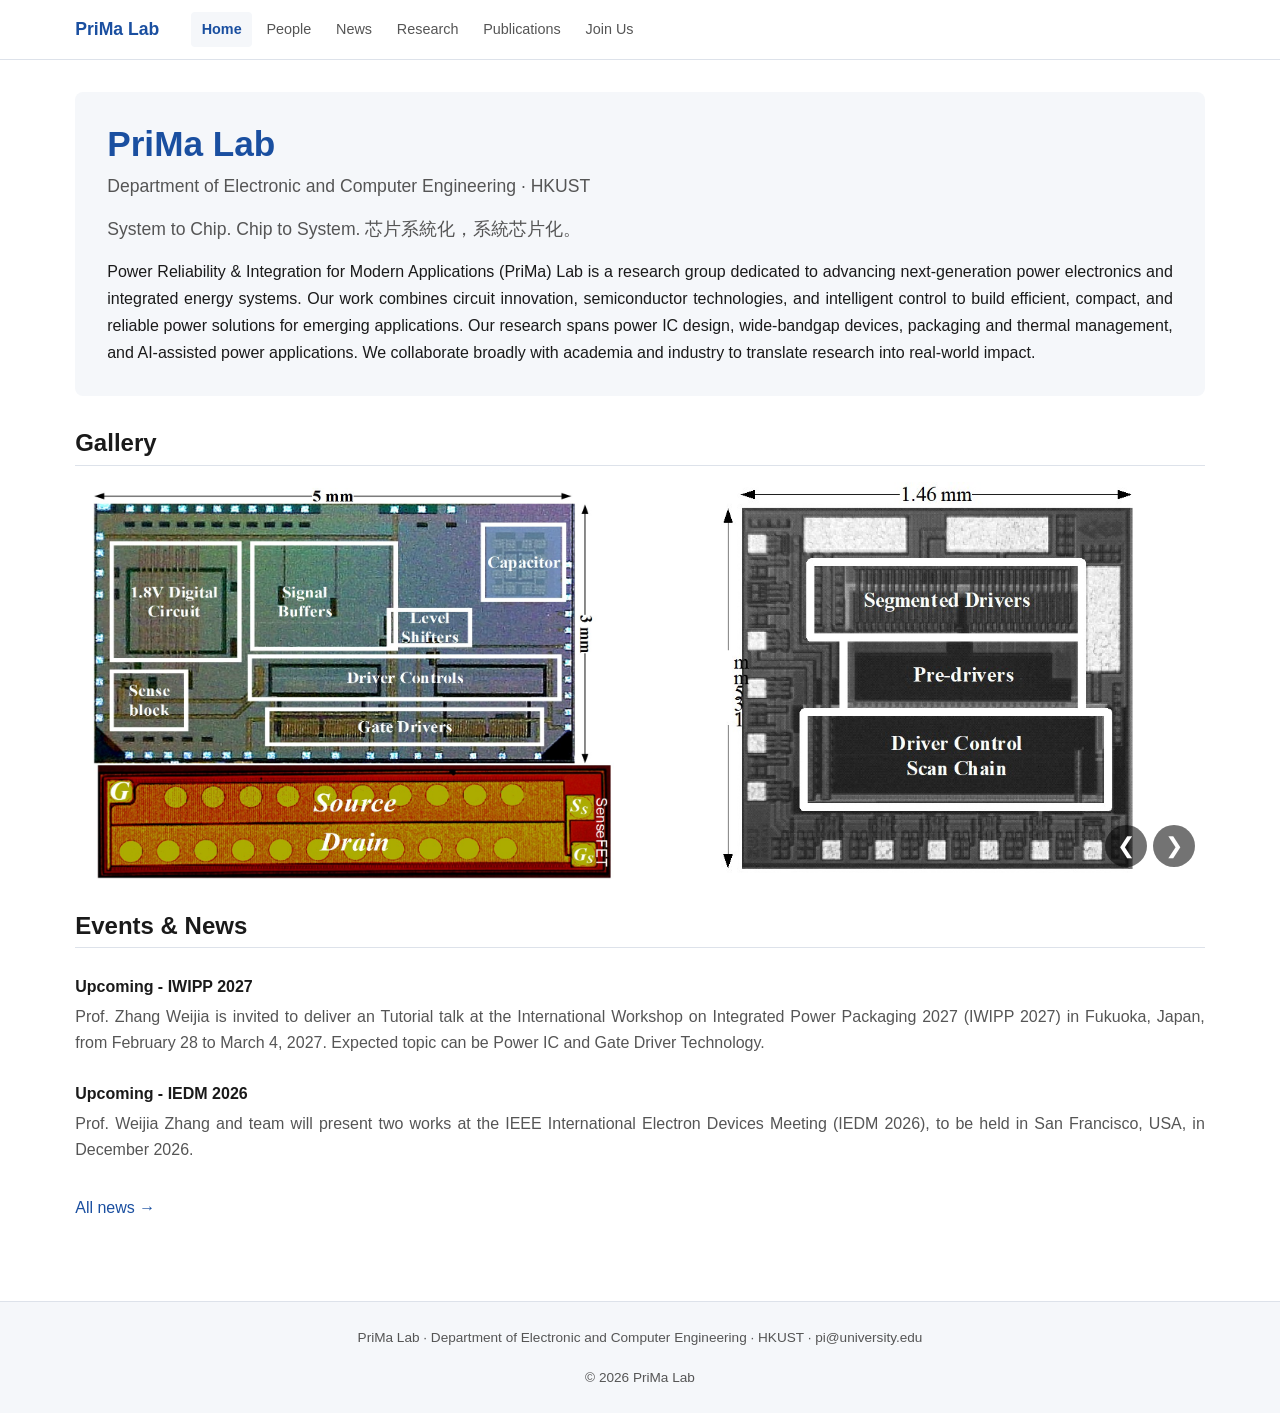
<file: index.html>
<!DOCTYPE html>
<html lang="en">
<head>
  <meta charset="UTF-8">
  <meta name="viewport" content="width=device-width, initial-scale=1.0">
  <title>Home — PriMa Lab</title>
  <link rel="stylesheet" href="css/style.css">
</head>
<body>

  <header>
    <div class="container">
      <a class="site-title" href="index.html">PriMa Lab</a>
      <nav>
        <a href="index.html" class="active">Home</a>
        <a href="people.html">People</a>
        <a href="news.html">News</a>
        <a href="research.html">Research</a>
        <a href="publications.html">Publications</a>
        <a href="join.html">Join Us</a>
      </nav>
    </div>
  </header>

  <main>
    <div class="container">

  <!-- ── Hero ───────────────────────────────────────────── -->
  <div class="hero">
    <h1>PriMa Lab</h1>
    <p class="tagline">Department of Electronic and Computer Engineering · HKUST</p>
    
    <p class="tagline">System to Chip. Chip to System. 芯片系統化，系統芯片化。</p>
    
    <p>
      Power Reliability & Integration for Modern Applications (PriMa) Lab is a research group dedicated to advancing next-generation power
  electronics and integrated energy systems. Our work combines circuit
      innovation, semiconductor technologies, and intelligent control to build
      efficient, compact, and reliable power solutions for emerging applications.      Our research spans power IC design, wide-bandgap devices, packaging and
      thermal management, and AI-assisted power applications. We collaborate
      broadly with academia and industry to translate research into real-world impact.
    </p>
  </div>
      
<!-- ── Gallery ───────────────────────────── -->
<section>
  <h2>Gallery</h2>

  <div class="gallery-slider">

    <button class="gallery-btn prev">&#10094;</button>

    <div class="gallery-viewport">
      <div class="gallery-track">

      <a href="research.html#multi-physics">
        <img src="assets/ga11.jpg" alt="">
      </a>
      <a href="research.html#smart-switch">
        <img src="assets/ga3.jpg" alt="">
      </a>
      <a href="research.html#multi-physics">
        <img src="assets/ga4-new.jpg" alt="">
      </a>
      <a href="research.html#multi-physics">
        <img src="assets/LT8740.png" alt="">
      </a>
      <a href="research.html#smart-switch">
        <img src="assets/ga6.jpg" alt="">
      </a>
      <a href="research.html#smart-switch">
        <img src="assets/ga7-new.jpg" alt="">
      </a>

      <a href="research.html#smart-switch">
        <img src="assets/ga9-new.jpg" alt="">
      </a>
      <a href="research.html#multi-physics">
        <img src="assets/ga10.jpg" alt="">
      </a>
      <a href="research.html#smart-switch">
        <img src="assets/ga2-new.png" alt="">
      </a>
      <a href="research.html#smart-switch">
        <img src="assets/ga8-new.jpg" alt="">
      </a>

      </div>
    </div>

    <button class="gallery-btn next">&#10095;</button>

  </div>
</section>
      
      
 <!-- ── Recent news (loaded from data/news.json) ─────── -->
      <section>
      <h2>Events & News</h2>
      <div id="news-preview"></div>
      <p style="margin-top:1rem;"><a href="news.html">All news →</a></p>
      </section>

    </div>
  </main>

  <footer>
    <div class="container">
      <p>
        PriMa Lab · Department of Electronic and Computer Engineering · HKUST ·
        <a href="mailto:pi@university.edu">pi@university.edu</a>
      </p>
      <p>&copy; <span id="year"></span> PriMa Lab</p>
    </div>
  </footer>

  <script src="js/render.js"></script>
  <script>
    document.getElementById('year').textContent = new Date().getFullYear();
    loadJSON('data/news.json', document.getElementById('news-preview'), data => {
      renderNewsPreview(data, document.getElementById('news-preview'), 2);
    });
  </script>

</body>
</html>
</file>
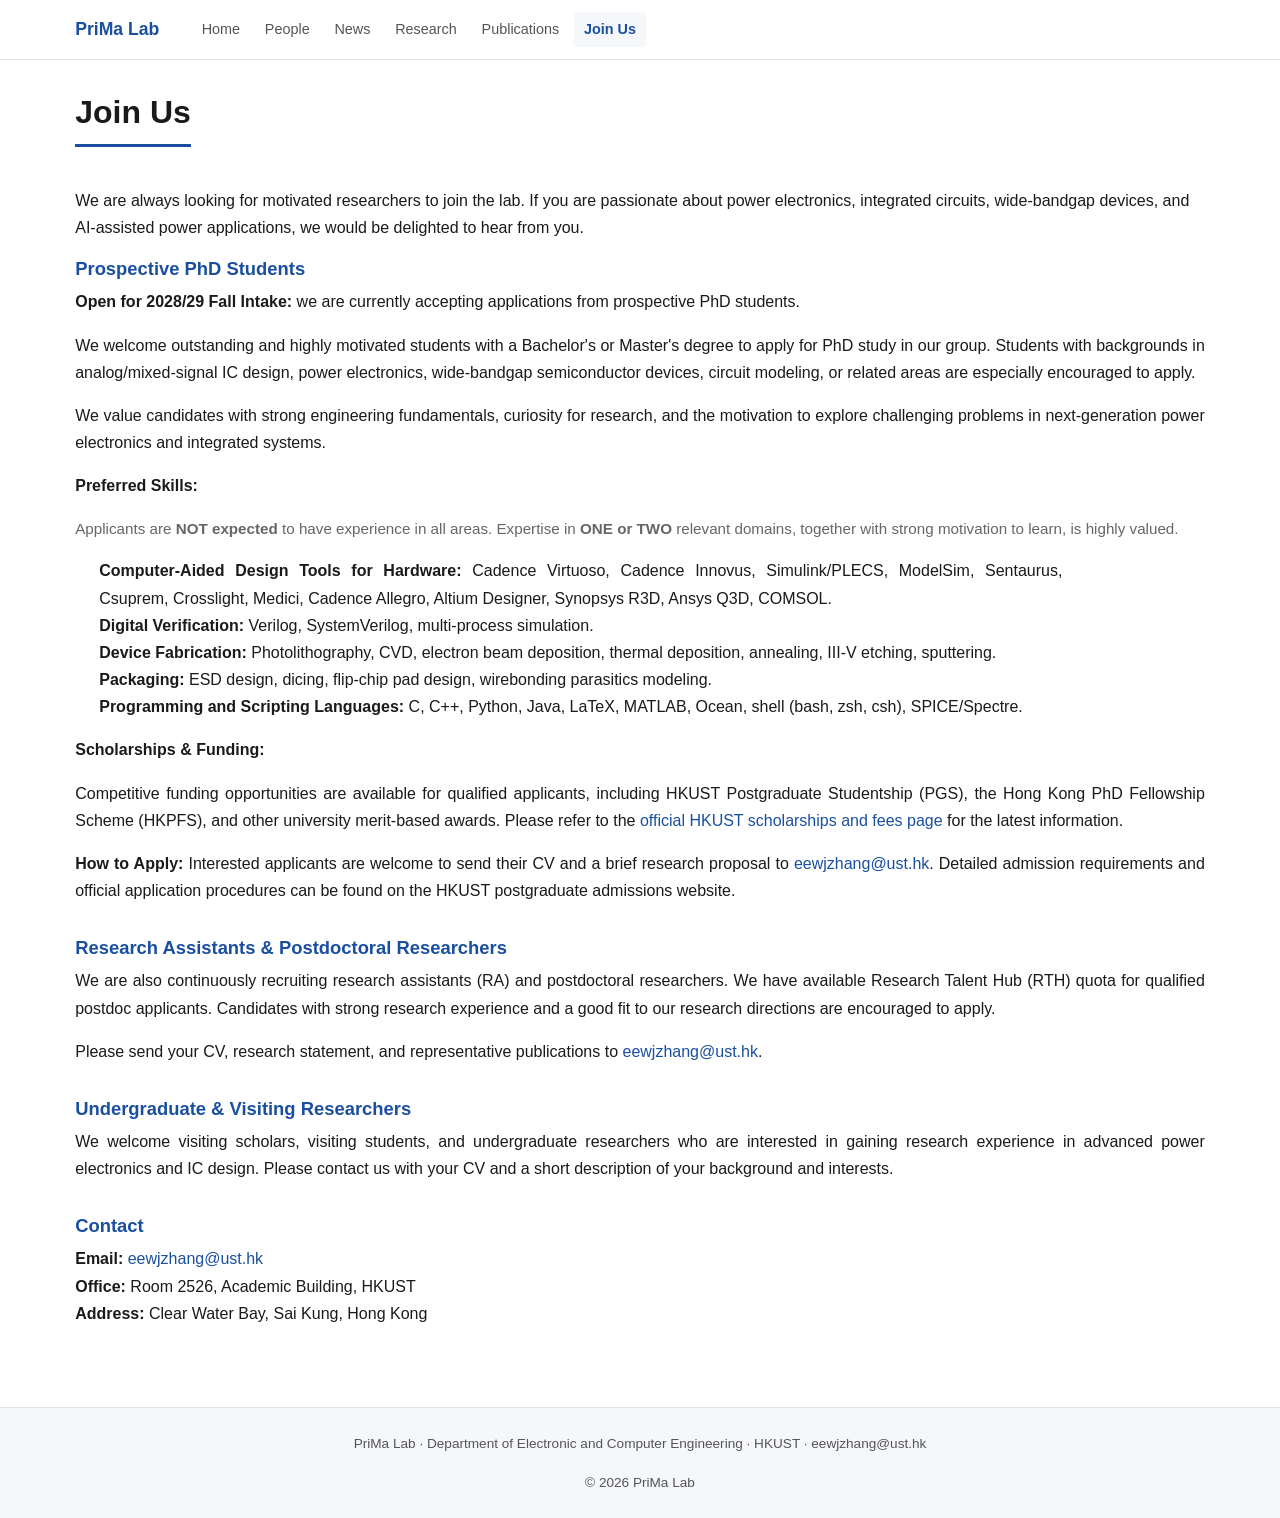
<file: join.html>
<!DOCTYPE html>
<html lang="en">
<head>
  <meta charset="UTF-8">
  <meta name="viewport" content="width=device-width, initial-scale=1.0">
  <title>Join Us — PriMa Lab</title>
  <link rel="stylesheet" href="css/style.css">
</head>
<body>

  <header>
    <div class="container">
      <a class="site-title" href="index.html">PriMa Lab</a>
      <nav>
        <a href="index.html">Home</a>
        <a href="people.html">People</a>
        <a href="news.html">News</a>
        <a href="research.html">Research</a>
        <a href="publications.html">Publications</a>
        <a href="join.html" class="active">Join Us</a>
      </nav>
    </div>
  </header>

  <main>
    <div class="container">
      <h1 class="page-title">Join Us</h1>

      <p>
        We are always looking for motivated researchers to join the lab. If you are passionate about power electronics, integrated circuits, wide-bandgap devices,
        and AI-assisted power applications, we would be delighted to hear from you.
      </p>
      
      <!-- ── PhD Students ──────────────────────────────────── -->
      <div class="join-section">
        <h3>Prospective PhD Students</h3>
        
        <p>
        <strong>Open for 2028/29 Fall Intake:</strong> we are currently accepting applications from prospective PhD students.
        </p>
      
        <p>
          We welcome outstanding and highly motivated students with a Bachelor's
          or Master's degree to apply for PhD study in our group. Students with
          backgrounds in analog/mixed-signal IC design, power electronics,
          wide-bandgap semiconductor devices, circuit modeling, or related areas
          are especially encouraged to apply.
        </p>
        <p>
          We value candidates with strong engineering fundamentals, curiosity for
          research, and the motivation to explore challenging problems in next-generation
          power electronics and integrated systems.
        </p>
        <p>
          <strong>Preferred Skills:</strong>
        </p>
        <p style="margin-top: 0.2rem; margin-bottom: 1rem; color:#666; font-size:0.95rem;">
          Applicants are <strong>NOT expected</strong> to have experience in all areas. Expertise in <strong>ONE or TWO</strong> relevant domains, together with strong motivation to learn, is highly valued.
        </p>
            <div class="skills-block">
            <strong>Computer-Aided Design Tools for Hardware:</strong> Cadence Virtuoso, Cadence Innovus, Simulink/PLECS, ModelSim,
            Sentaurus, Csuprem, Crosslight, Medici, 
            Cadence Allegro, Altium Designer, Synopsys R3D, Ansys Q3D, COMSOL.<br>
          
            <strong>Digital Verification:</strong> Verilog, SystemVerilog, multi-process simulation.<br>
          
            <strong>Device Fabrication:</strong> Photolithography, CVD, electron beam deposition,
            thermal deposition, annealing, III-V etching, sputtering.<br>
          
            <strong>Packaging:</strong> ESD design, dicing, flip-chip pad design,
            wirebonding parasitics modeling.<br>
          
            <strong>Programming and Scripting Languages:</strong> C, C++, Python, Java, LaTeX,
            MATLAB, Ocean, shell (bash, zsh, csh), SPICE/Spectre.
          </div>
       
        <p>
          <strong>Scholarships & Funding:</strong>
        </p>

        <p>
          Competitive funding opportunities are available for qualified applicants, including HKUST Postgraduate Studentship (PGS), the Hong Kong PhD Fellowship Scheme (HKPFS), and other university merit-based awards.
          Please refer to the
          <a href="https://fytgs.hkust.edu.hk/admissions/Admission-to-Hong-Kong-Campus/submitting-an-application/scholarships-and-fees" target="_blank" rel="noopener noreferrer">
            official HKUST scholarships and fees page
          </a>
          for the latest information.
        </p>
        
        <p>
          <strong>How to Apply:</strong>
          Interested applicants are welcome to send their CV and a brief research
          proposal to
          <a href="mailto:eewjzhang@ust.hk">eewjzhang@ust.hk</a>.
          Detailed admission requirements and official application procedures can be
          found on the HKUST postgraduate admissions website.
        </p>
      </div>

      <!-- ── Postdocs ──────────────────────────────────────── -->
      <div class="join-section">
        <h3>Research Assistants & Postdoctoral Researchers</h3>
        <p>
          We are also continuously recruiting research assistants (RA) and
          postdoctoral researchers. We have available Research Talent Hub (RTH) quota for qualified postdoc applicants.
          Candidates with strong research experience and a good
          fit to our research directions are encouraged to apply.
        </p>
        <p>
          Please send your CV, research statement, and representative publications
          to <a href="mailto:eewjzhang@ust.hk">eewjzhang@ust.hk</a>.
        </p>
      </div>

      <!-- ── Undergrads / visiting ─────────────────────────── -->
      <div class="join-section">
        <h3>Undergraduate & Visiting Researchers</h3>
        <p>
          We welcome visiting scholars, visiting students, and undergraduate researchers
          who are interested in gaining research experience in advanced power electronics
          and IC design. Please contact us with your CV and a short description of your
          background and interests.
        </p>
      </div>

      <!-- ── Contact ───────────────────────────────────────── -->
      <div class="join-section">
        <h3>Contact</h3>
        <p>
          <strong>Email:</strong> <a href="mailto:eewjzhang@ust.hk">eewjzhang@ust.hk</a><br>
          <strong>Office:</strong> Room 2526, Academic Building, HKUST<br>
          <strong>Address:</strong> Clear Water Bay, Sai Kung, Hong Kong
        </p>
      </div>

    </div>
  </main>

  <footer>
    <div class="container">
      <p>
        PriMa Lab · Department of Electronic and Computer Engineering · HKUST ·
        <a href="mailto:eewjzhang@ust.hk">eewjzhang@ust.hk</a>
      </p>
      <p>&copy; <span id="year"></span> PriMa Lab</p>
    </div>
  </footer>

  <script>
    document.getElementById('year').textContent = new Date().getFullYear();
  </script>

</body>
</html>
</file>
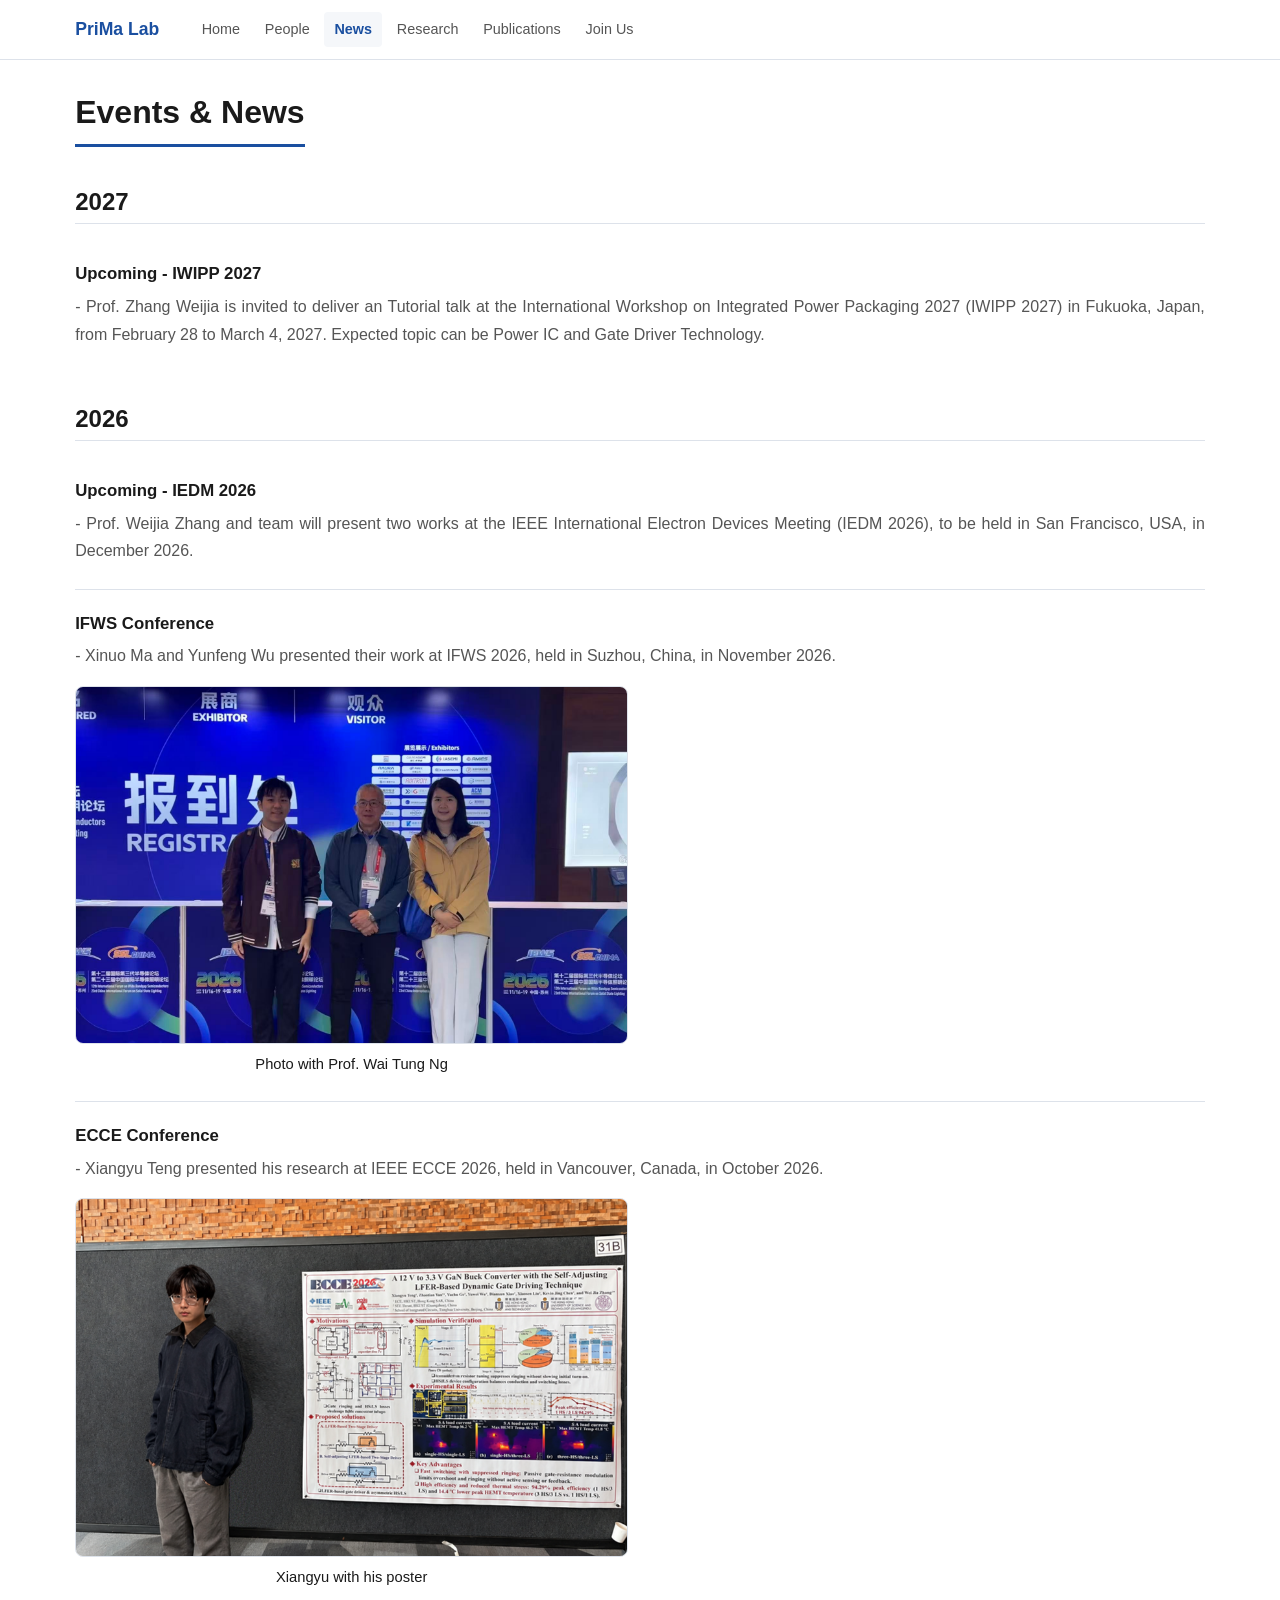
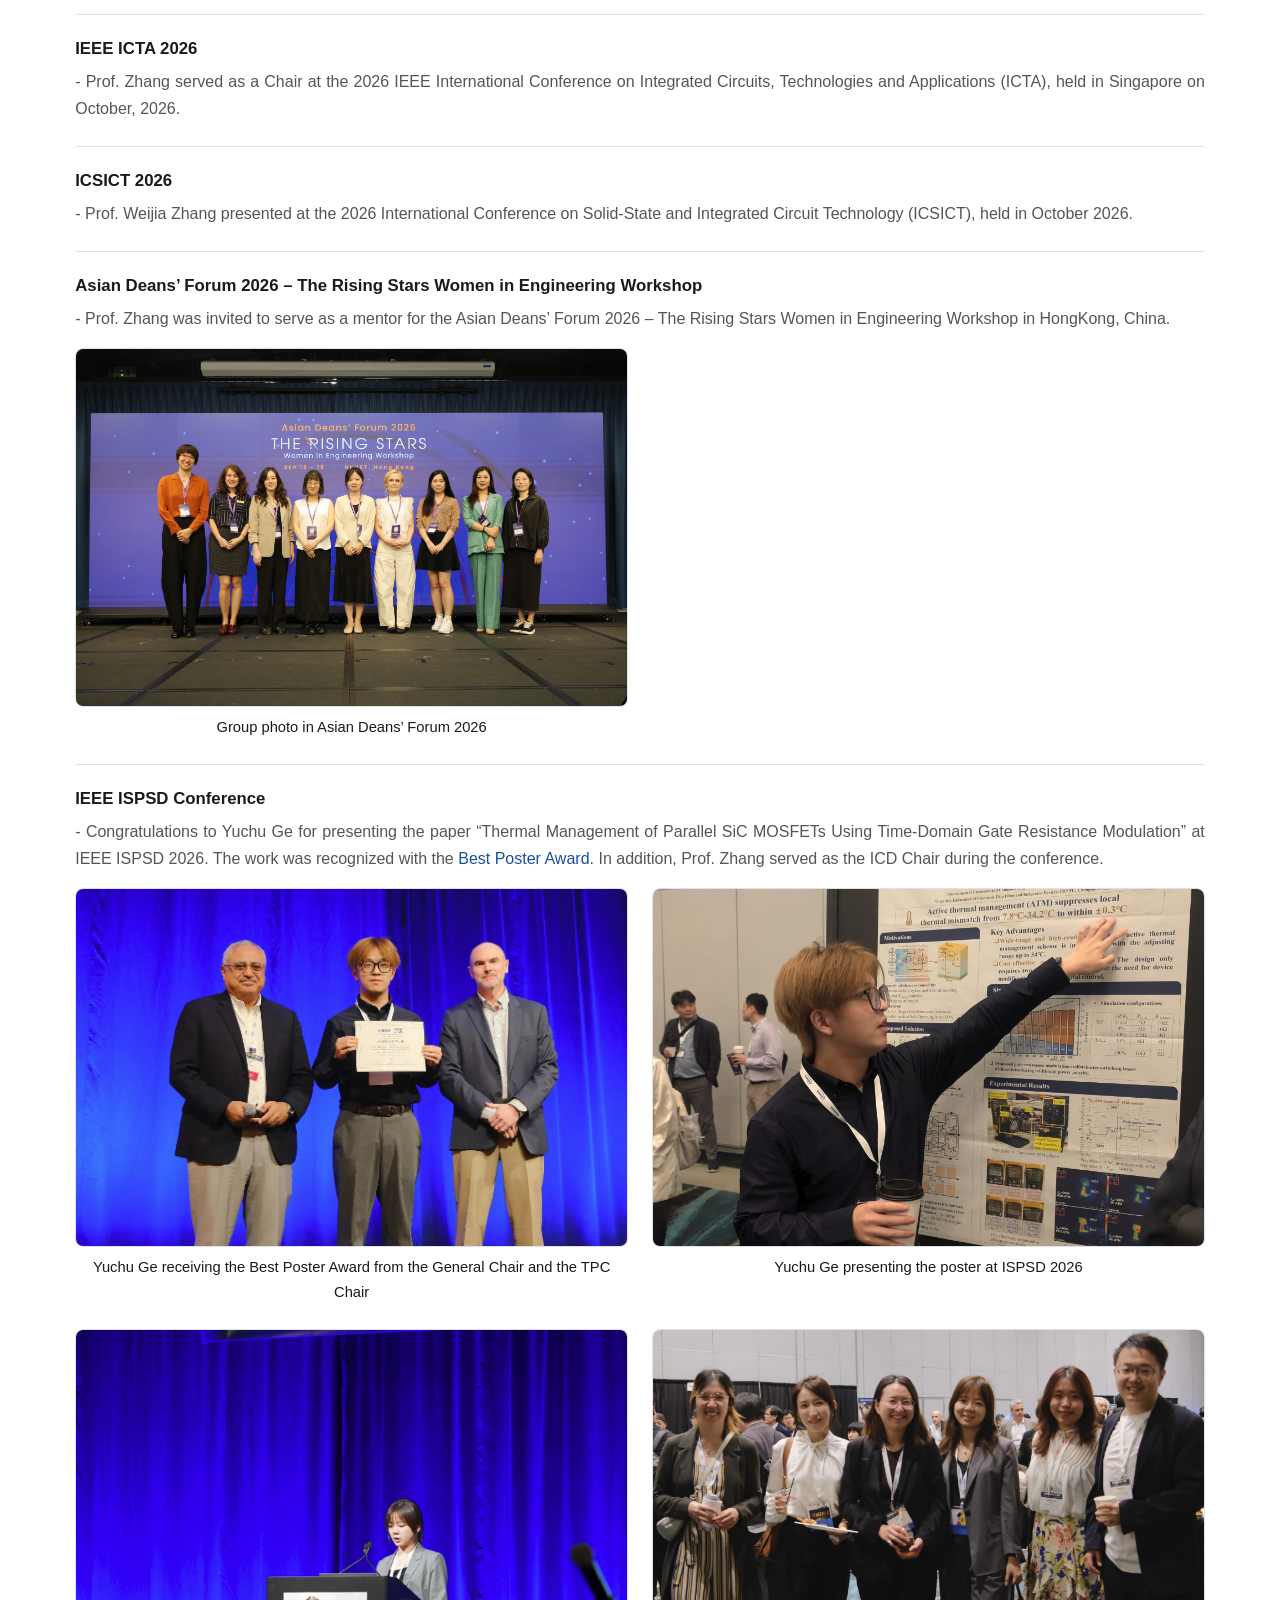
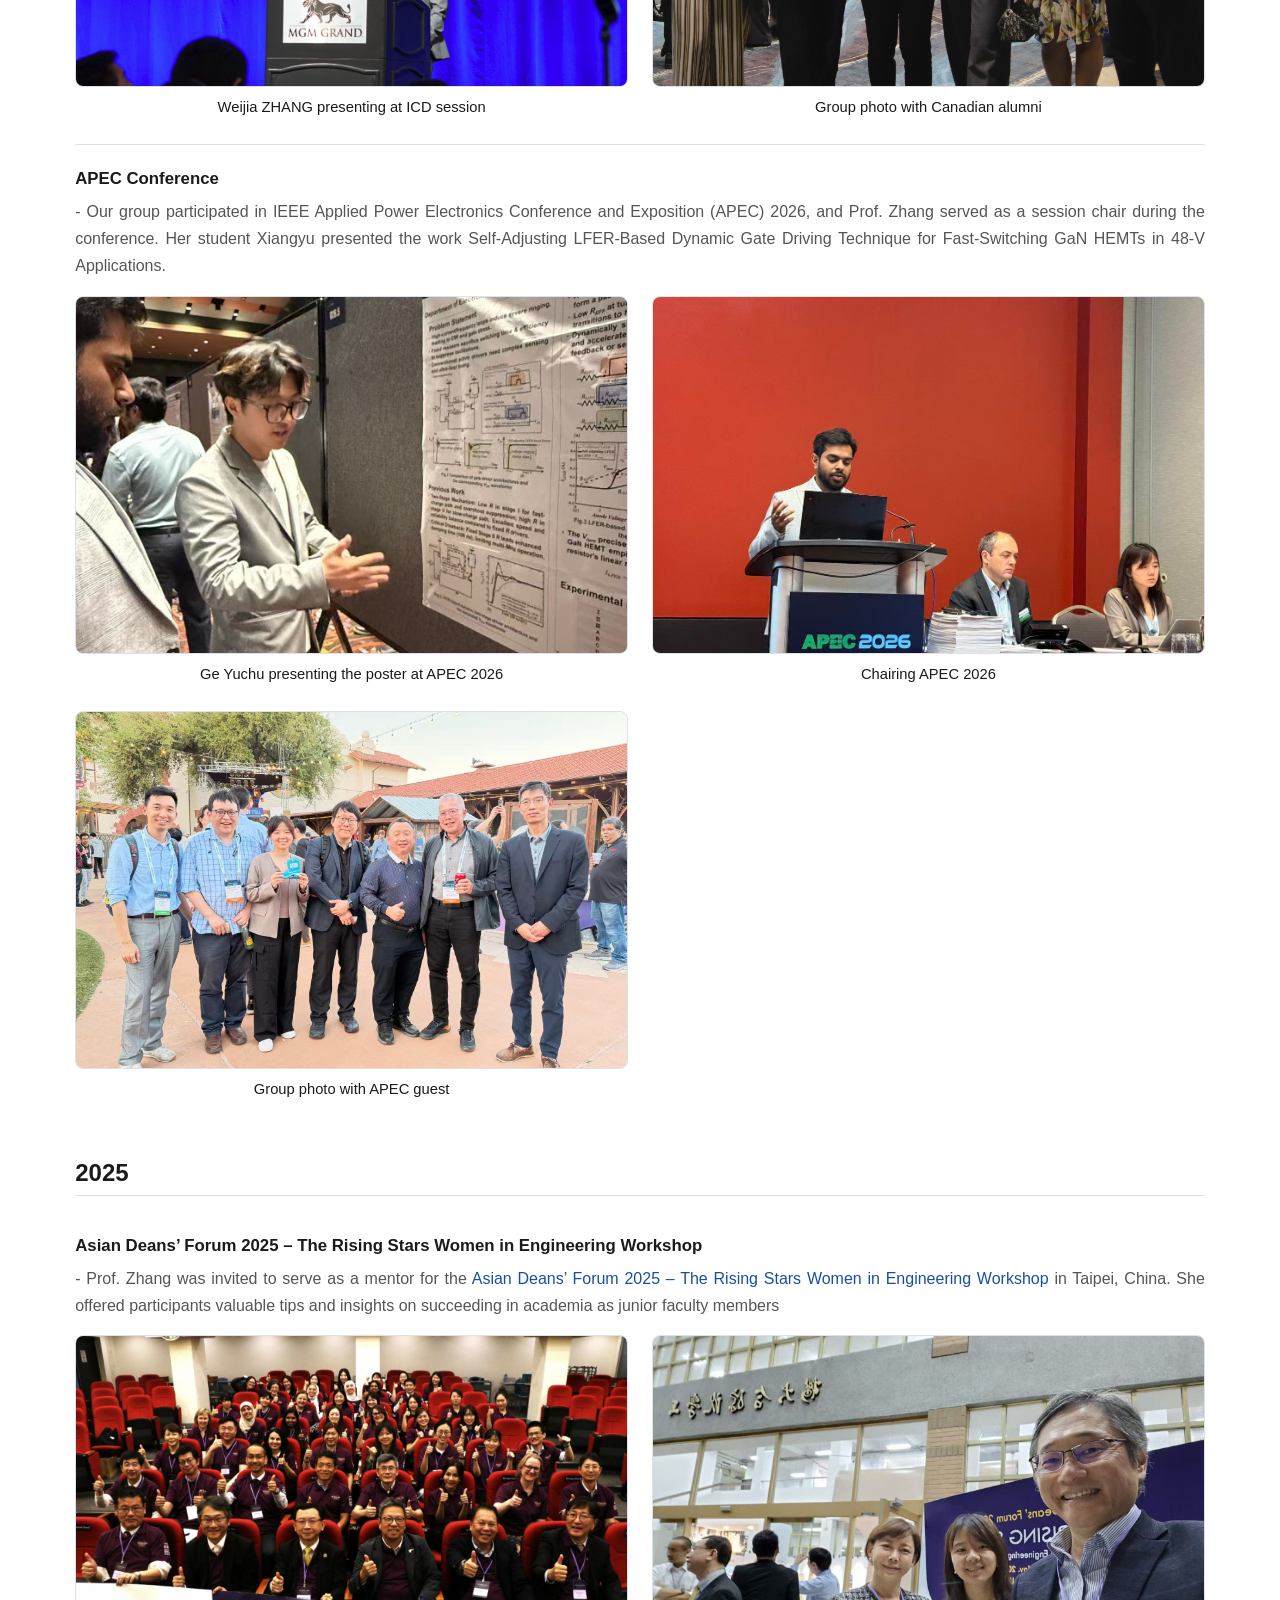
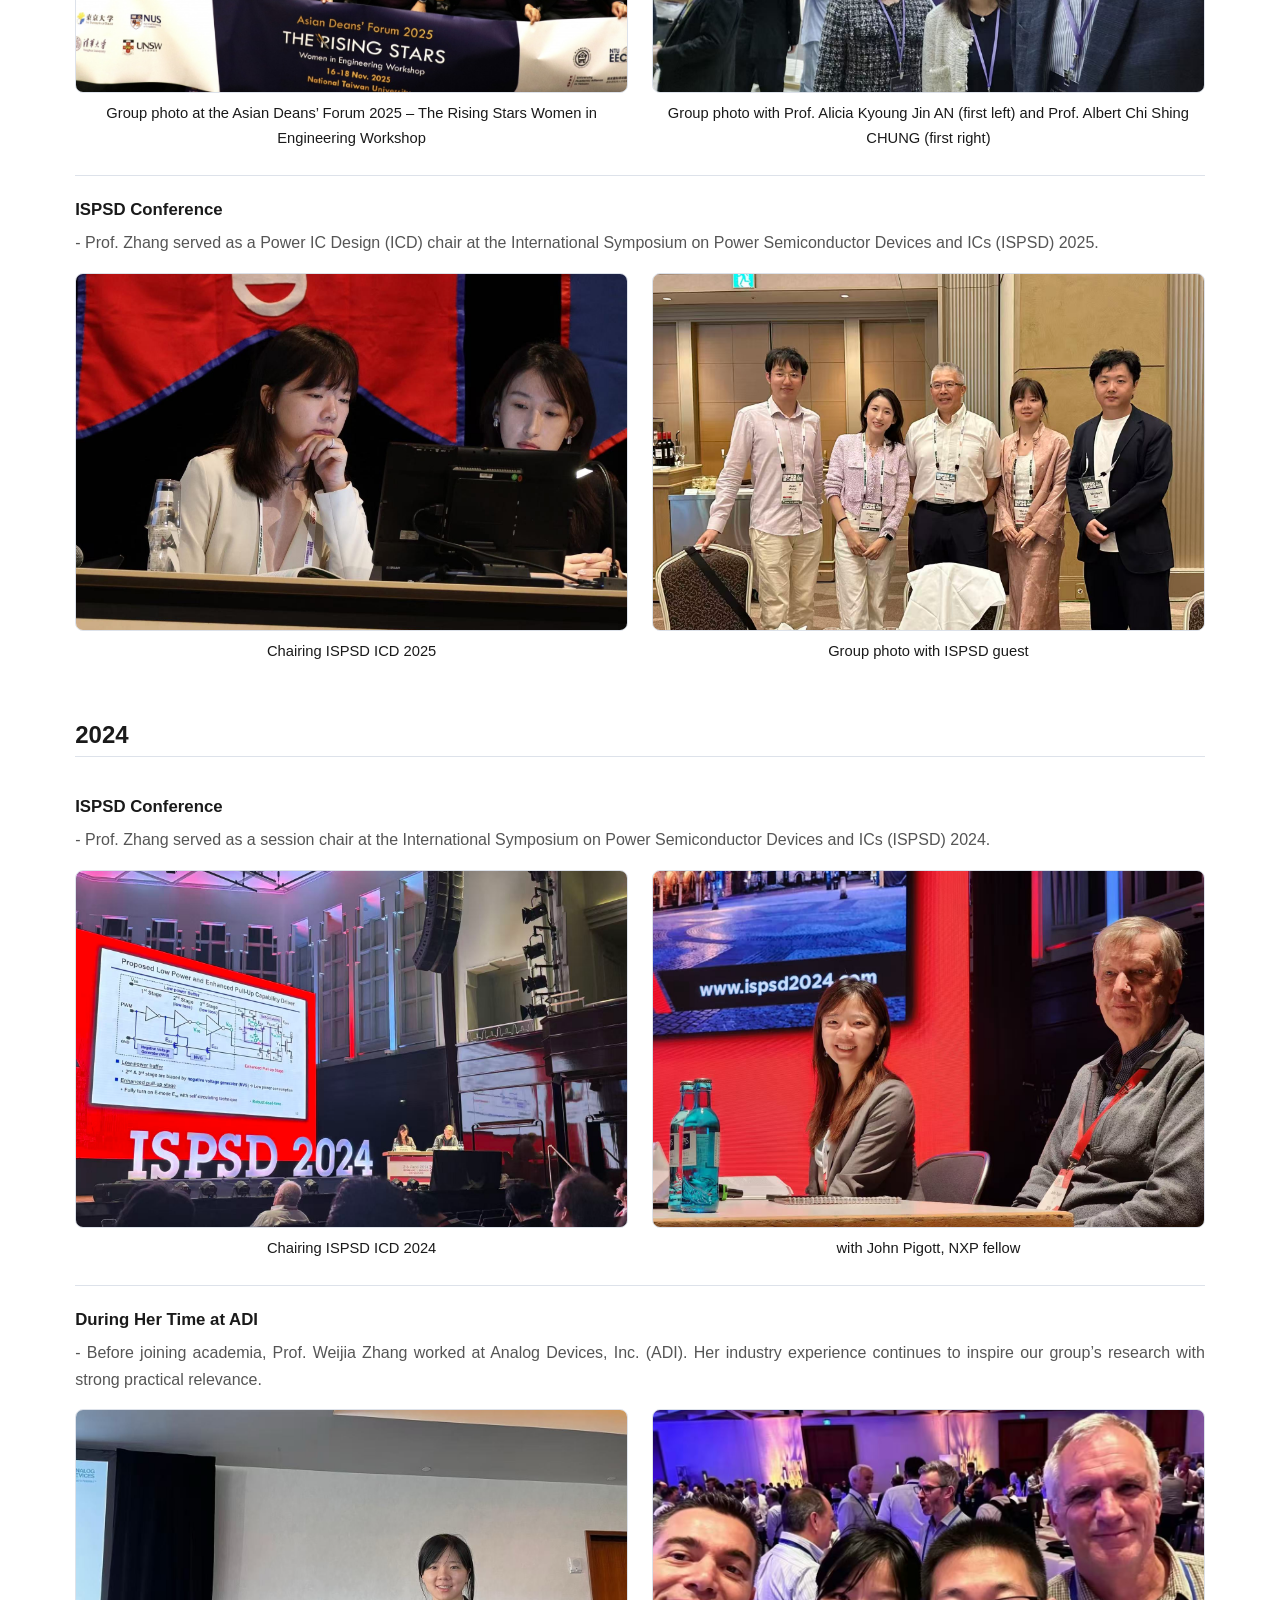
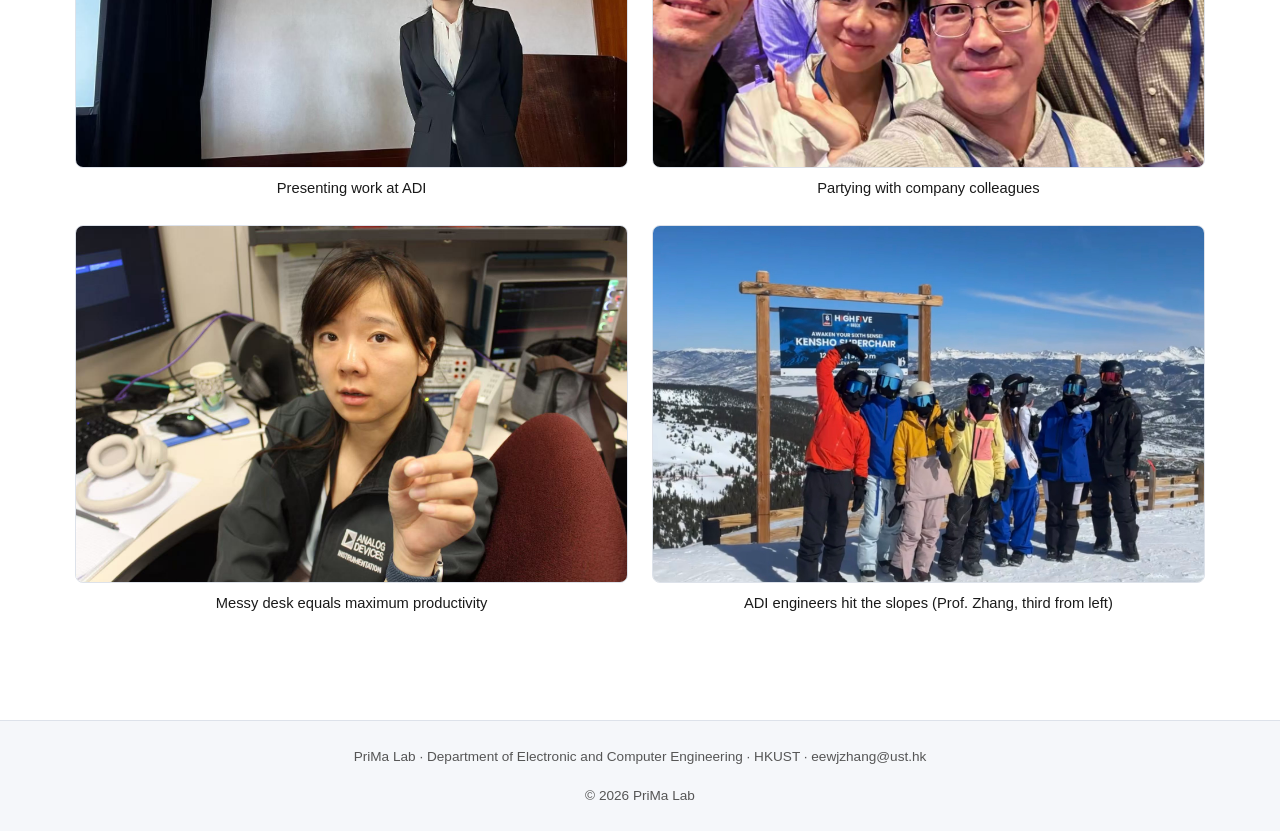
<file: news.html>
<!DOCTYPE html>
<html lang="en">
<head>
  <meta charset="UTF-8">
  <meta name="viewport" content="width=device-width, initial-scale=1.0">
  <title>Events & News — PriMa Lab</title>
  <link rel="stylesheet" href="css/style.css">
</head>
<body>

  <header>
    <div class="container">
      <a class="site-title" href="index.html">PriMa Lab</a>
      <nav>
        <a href="index.html">Home</a>
        <a href="people.html">People</a>
        <a href="news.html" class="active">News</a>
        <a href="research.html">Research</a>
        <a href="publications.html">Publications</a>
        <a href="join.html">Join Us</a>
      </nav>
    </div>
  </header>

  <main>
    <div class="container">
      <h1 class="page-title">Events & News</h1>
      <!-- Content rendered from data/news.json -->
      <div id="content"></div>
    </div>
  </main>

  <footer>
    <div class="container">
      <p>
        PriMa Lab · Department of Electronic and Computer Engineering · HKUST ·
        <a href="mailto:eewjzhang@ust.hk">eewjzhang@ust.hk</a>
      </p>
      <p>&copy; <span id="year"></span> PriMa Lab</p>
    </div>
  </footer>

  <script src="js/render.js"></script>
  <script>
    document.getElementById('year').textContent = new Date().getFullYear();
    loadJSON('data/news.json', document.getElementById('content'), data => {
      renderNews(data, document.getElementById('content'));
    });
  </script>
<div id="imgModal" class="img-modal">
  <span class="img-close">&times;</span>
  <img class="img-modal-content" id="imgModalContent">
</div>
</body>
</html>
</file>
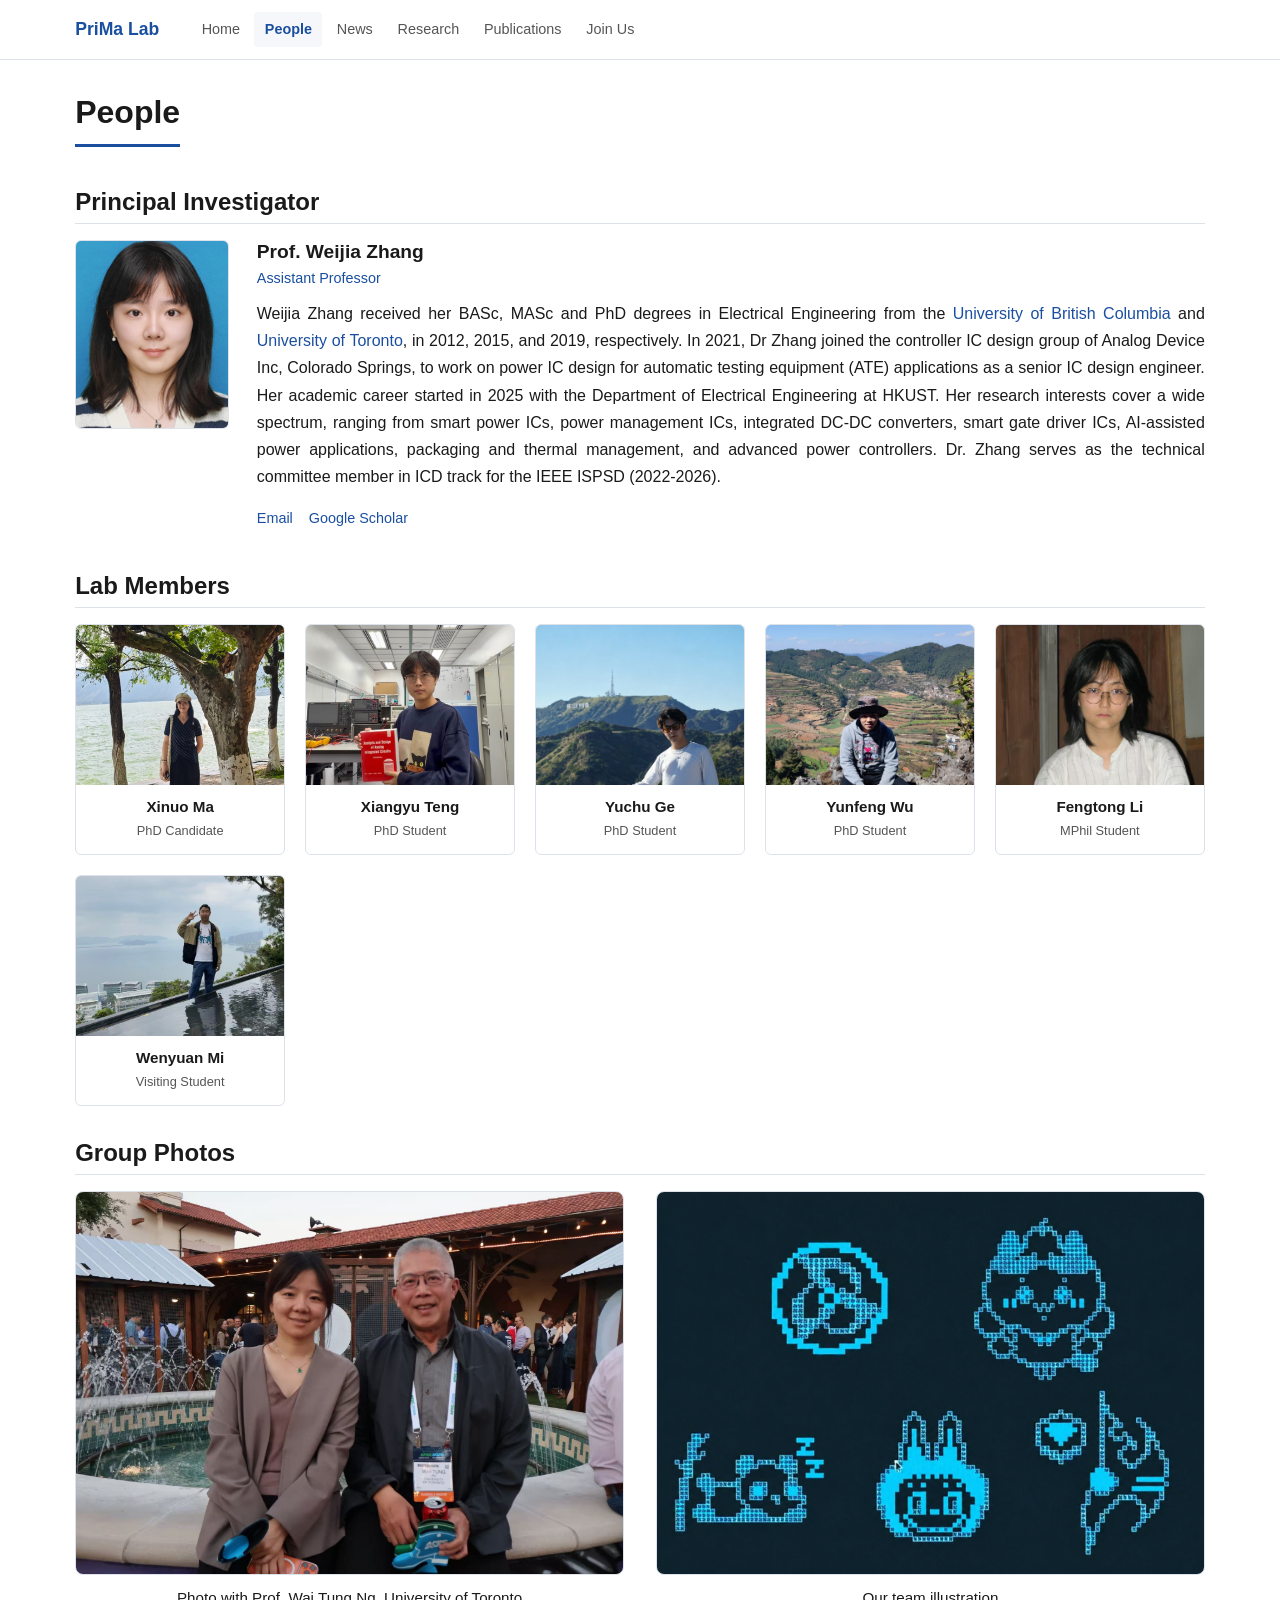
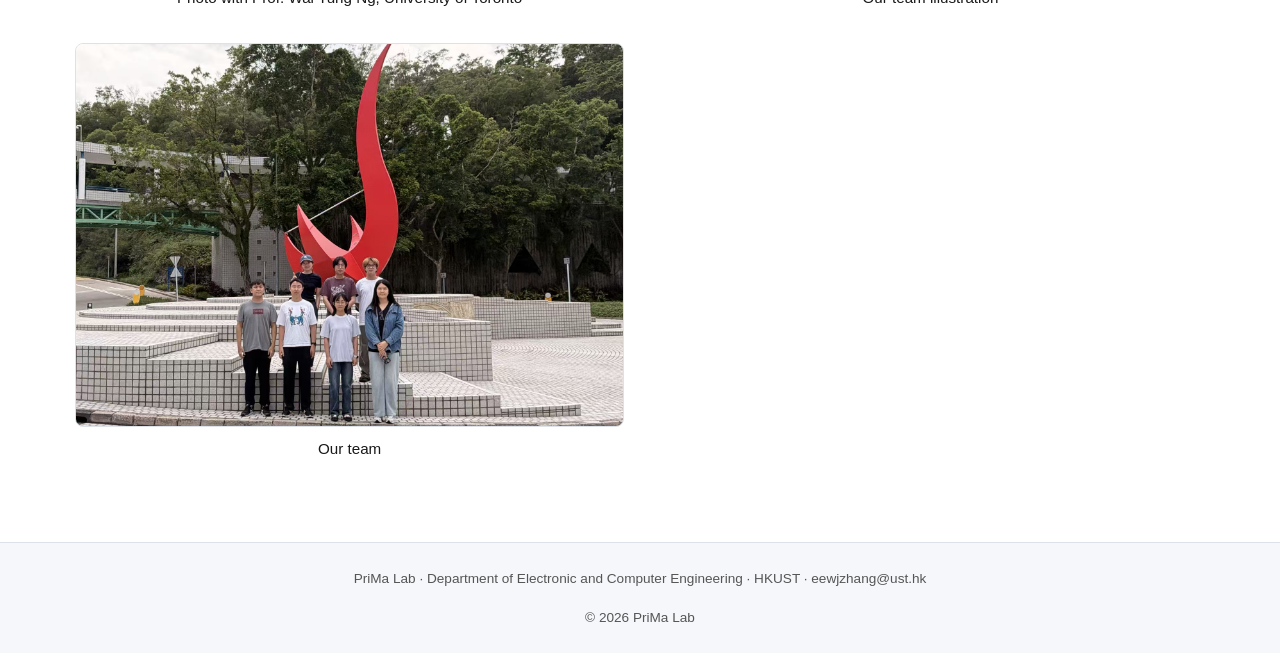
<file: people.html>
<!DOCTYPE html>
<html lang="en">
<head>
  <meta charset="UTF-8">
  <meta name="viewport" content="width=device-width, initial-scale=1.0">
  <title>People — PriMa Lab</title>
  <link rel="stylesheet" href="css/style.css">
</head>
<body>

  <header>
    <div class="container">
      <a class="site-title" href="index.html">PriMa Lab</a>
      <nav>
        <a href="index.html">Home</a>
        <a href="people.html" class="active">People</a>
        <a href="news.html">News</a>
        <a href="research.html">Research</a>
        <a href="publications.html">Publications</a>
        <a href="join.html">Join Us</a>
      </nav>
    </div>
  </header>

  <main>
    <div class="container">
      <h1 class="page-title">People</h1>
      <!-- Content rendered from data/people.json -->
      <div id="content"></div>
    </div>
  </main>

  <footer>
    <div class="container">
      <p>
        PriMa Lab · Department of Electronic and Computer Engineering · HKUST ·
        <a href="mailto:eewjzhang@ust.hk">eewjzhang@ust.hk</a>
      </p>
      <p>&copy; <span id="year"></span> PriMa Lab</p>
    </div>
  </footer>

  <div id="imgModal" class="img-modal">
    <span class="img-close">&times;</span>
    <img id="imgModalContent" class="img-modal-content" alt="">
  </div>
  
  <script src="js/render.js"></script>
  <script>
    document.getElementById('year').textContent = new Date().getFullYear();
    loadJSON('data/people.json', document.getElementById('content'), data => {
      renderPeople(data, document.getElementById('content'));
    });
  </script>

</body>
</html>
</file>
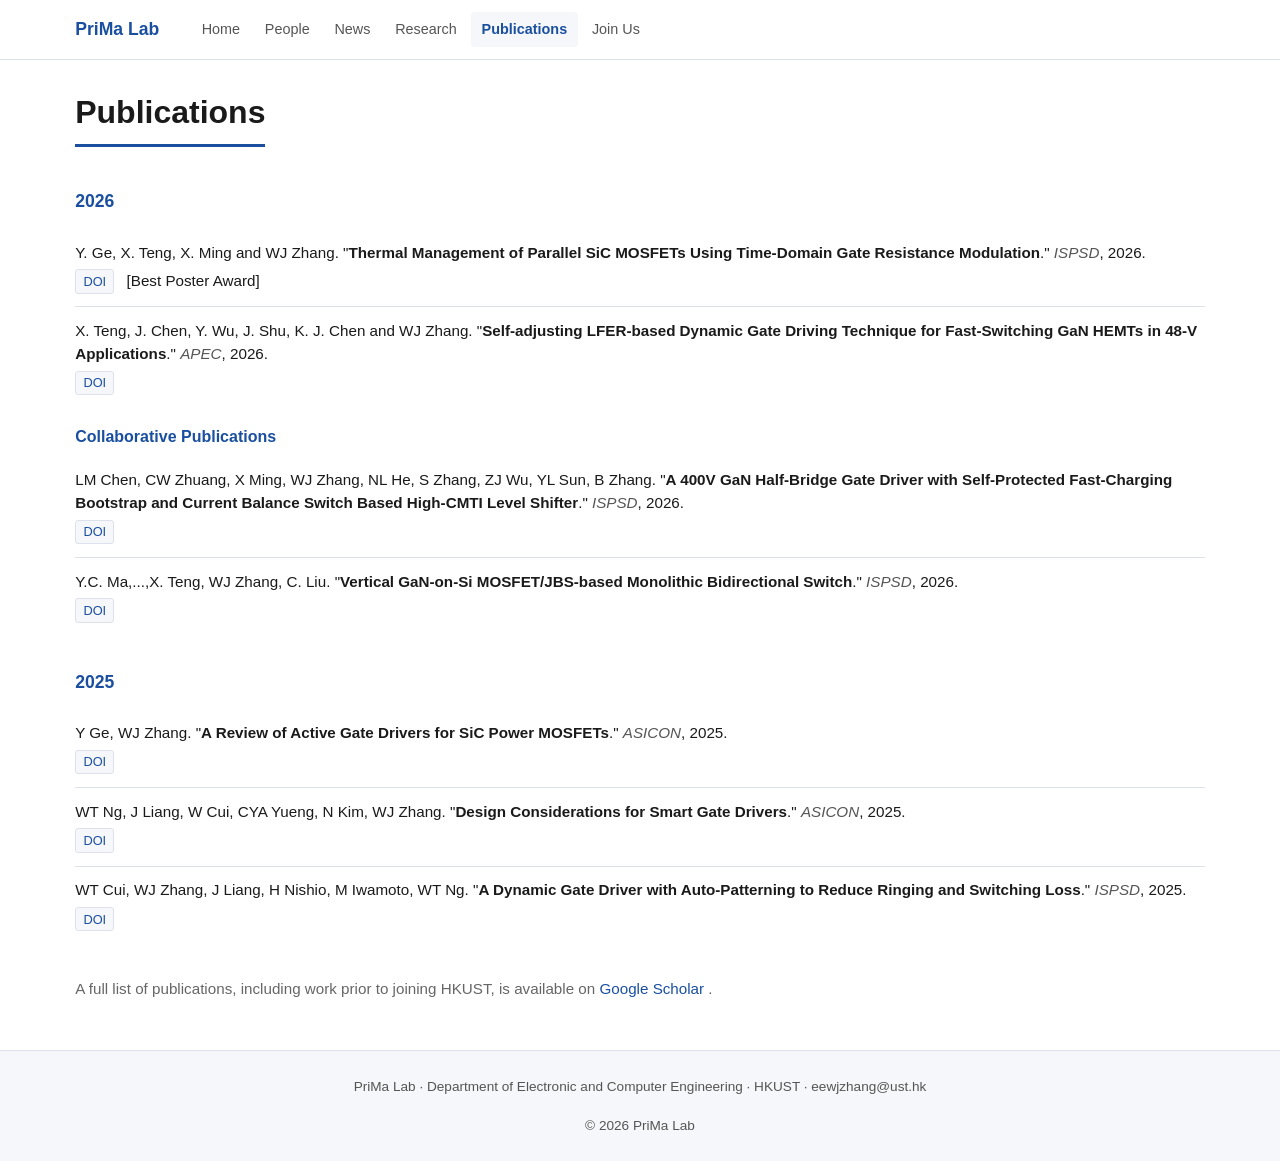
<file: publications.html>
<!DOCTYPE html>
<html lang="en">
<head>
  <meta charset="UTF-8">
  <meta name="viewport" content="width=device-width, initial-scale=1.0">
  <title>Publications — PriMa Lab</title>
  <link rel="stylesheet" href="css/style.css">
</head>
<body>

  <header>
    <div class="container">
      <a class="site-title" href="index.html">PriMa Lab</a>
      <nav>
        <a href="index.html">Home</a>
        <a href="people.html">People</a>
        <a href="news.html">News</a>
        <a href="research.html">Research</a>
        <a href="publications.html" class="active">Publications</a>
        <a href="join.html">Join Us</a>
      </nav>
    </div>
  </header>

  <main>
    <div class="container">
      <h1 class="page-title">Publications</h1>
      <!-- Content rendered from data/publications.json -->
      <div id="content"></div>
    </div>
  </main>

  <footer>
    <div class="container">
      <p>
        PriMa Lab · Department of Electronic and Computer Engineering · HKUST ·
        <a href="mailto:eewjzhang@ust.hk">eewjzhang@ust.hk</a>
      </p>
      <p>&copy; <span id="year"></span> PriMa Lab</p>
    </div>
  </footer>

  <script src="js/render.js"></script>
  <script>
    document.getElementById('year').textContent = new Date().getFullYear();
    loadJSON('data/publications.json', document.getElementById('content'), data => {
      renderPublications(data, document.getElementById('content'));
    });
  </script>

</body>
</html>
</file>
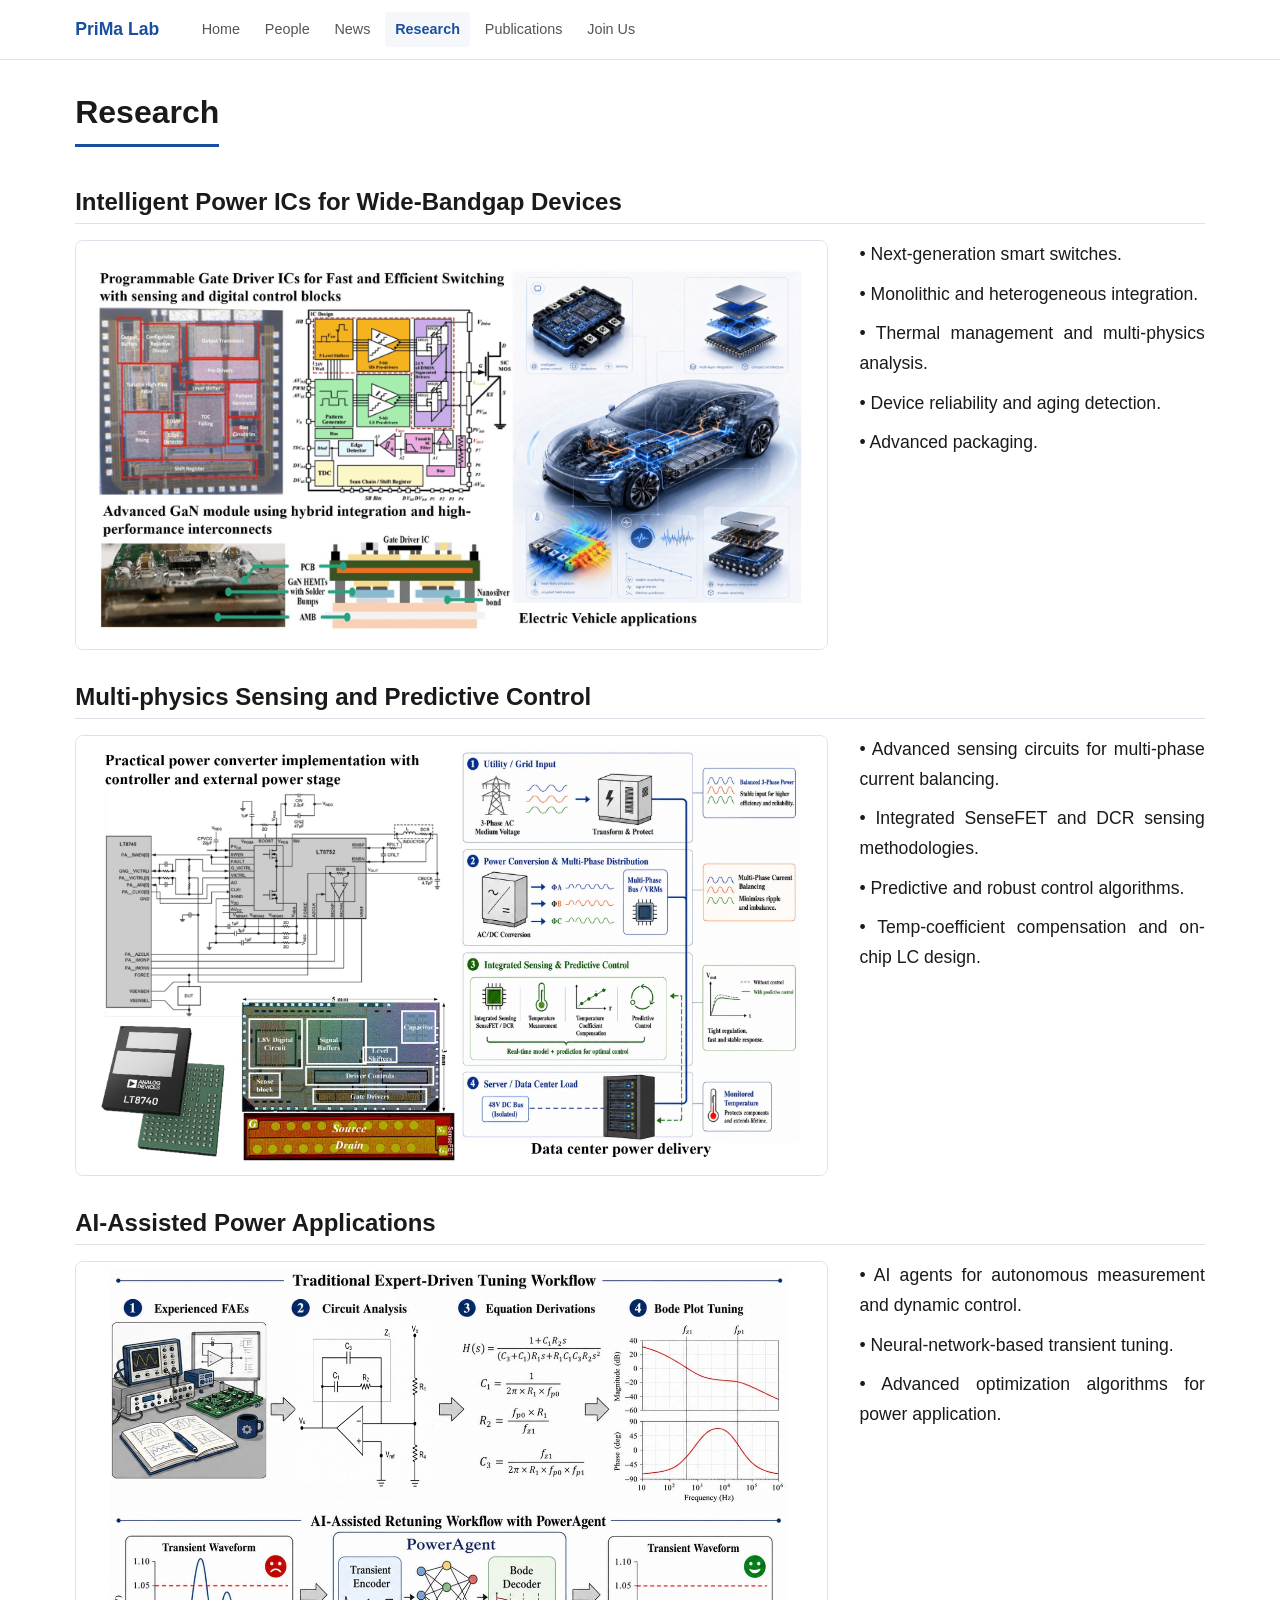
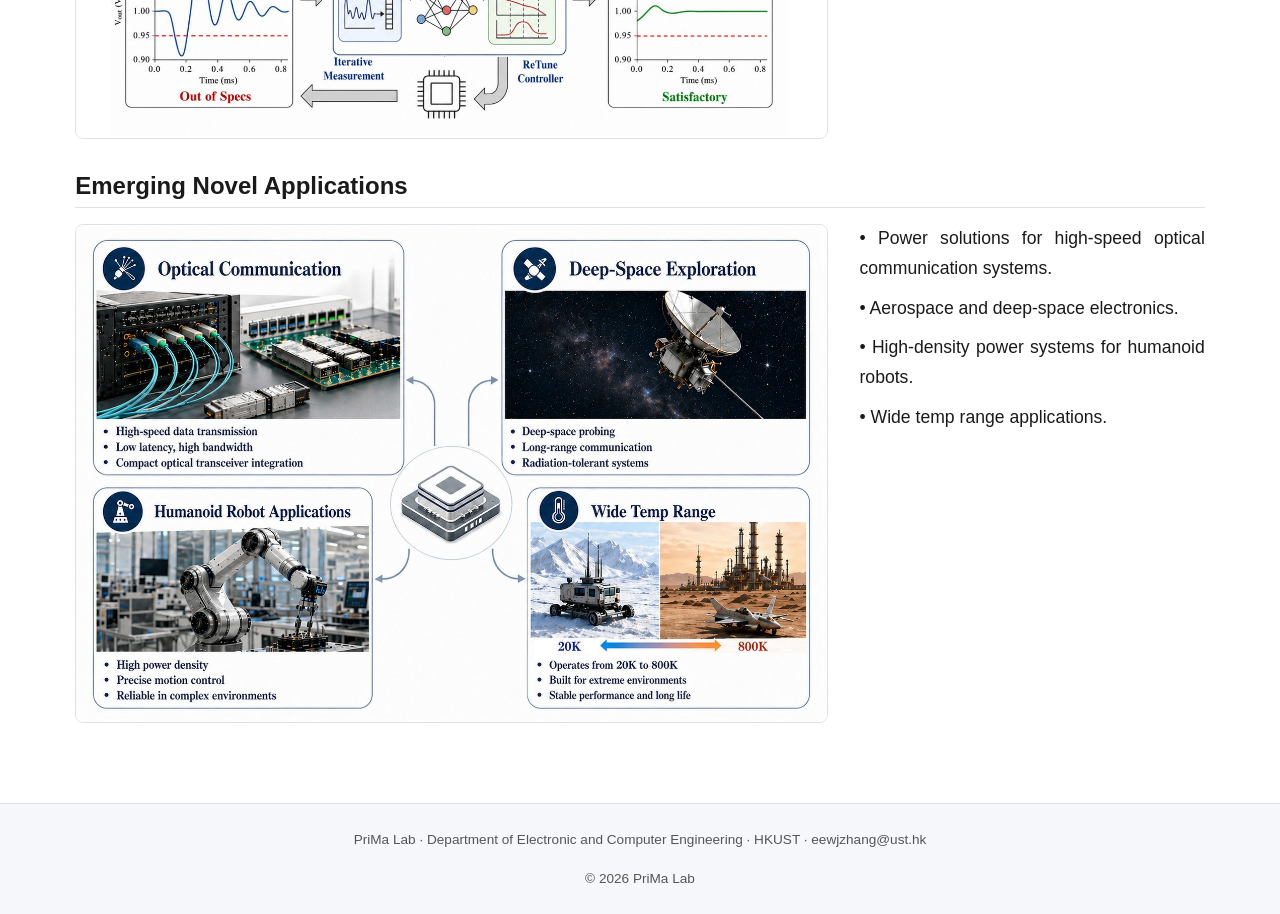
<file: research.html>
<!DOCTYPE html>
<html lang="en">
<head>
  <meta charset="UTF-8">
  <meta name="viewport" content="width=device-width, initial-scale=1.0">
  <title>Research — PriMa Lab</title>
  <link rel="stylesheet" href="css/style.css">
</head>
<body>

  <header>
    <div class="container">
      <a class="site-title" href="index.html">PriMa Lab</a>
      <nav>
        <a href="index.html">Home</a>
        <a href="people.html">People</a>
        <a href="news.html">News</a>
        <a href="research.html" class="active">Research</a>
        <a href="publications.html">Publications</a>
        <a href="join.html">Join Us</a>
      </nav>
    </div>
  </header>

  <main>
    <div class="container">
      <h1 class="page-title">Research</h1>
      <!-- Content rendered from data/research.json -->
      <div id="content"></div>
    </div>
  </main>

  <footer>
    <div class="container">
      <p>
        PriMa Lab · Department of Electronic and Computer Engineering · HKUST ·
        <a href="mailto:eewjzhang@ust.hk">eewjzhang@ust.hk</a>
      </p>
      <p>&copy; <span id="year"></span> PriMa Lab</p>
    </div>
  </footer>

  <script src="js/render.js"></script>
  <script>
    document.getElementById('year').textContent = new Date().getFullYear();
    loadJSON('data/research.json', document.getElementById('content'), data => {
      renderResearch(data, document.getElementById('content'));
    });
  </script>
  
  <script>
  window.addEventListener("load", () => {
    if (window.location.hash) {
      const id = window.location.hash.substring(1);
      const el = document.getElementById(id);
      if (el) {
        setTimeout(() => {
          el.scrollIntoView({ behavior: "smooth" });
        }, 100);
      }
    }
  });
</script>
  
<div id="imgModal" class="img-modal">
  <span class="img-close">&times;</span>
  <img class="img-modal-content" id="imgModalContent">
</div>
  
</body>
</html>
</file>
<file: css/style.css>
/* ============================================================
   XYZ Lab — style.css
   To change colors/fonts, edit the variables in :root below.
   ============================================================ */

:root {
  --accent:      #1a4fa0;
  --accent-dark: #133a7a;
  --text:        #1a1a1a;
  --text-muted:  #555;
  --bg:          #ffffff;
  --bg-alt:      #f5f7fa;
  --border:      #dde2ea;
  --nav-height:  60px;
  --max-width:   1700px;
  --font:        -apple-system, BlinkMacSystemFont, "Segoe UI", Roboto,
                 Helvetica, Arial, sans-serif;
}

/* ── Reset ─────────────────────────────────────────────────── */
*, *::before, *::after { box-sizing: border-box; margin: 0; padding: 0; }

/* ── Base ───────────────────────────────────────────────────── */
html { scroll-behavior: smooth; }

body {
  font-family: var(--font);
  font-size: 1rem;
  line-height: 1.7;
  color: var(--text);
  background: var(--bg);
}

a { color: var(--accent); text-decoration: none; }
a:hover { text-decoration: underline; }

img { max-width: 100%; display: block; }

h1, h2, h3, h4 {
  font-weight: 700;
  line-height: 1.25;
  color: var(--text);
}
h1 { font-size: 2rem; }
h2 { font-size: 1.5rem; margin-bottom: .5rem; }
h3 { font-size: 1.15rem; margin-bottom: .25rem; }

p { margin-bottom: 1rem; }
p:last-child { margin-bottom: 0; }

ul, ol { padding-left: 1.5rem; margin-bottom: 1rem; }

main img {
  cursor: zoom-in;
}
/* ── Layout ─────────────────────────────────────────────────── */

.container {
  width: min(92%, 1700px);
  margin: 0 auto;
  padding: 0 1.5rem;
}

/* ── Header / Nav ───────────────────────────────────────────── */
header {
  position: sticky;
  top: 0;
  z-index: 100;
  background: var(--bg);
  border-bottom: 1px solid var(--border);
  height: var(--nav-height);
}

header .container {
  display: flex;
  align-items: center;
  height: 100%;
  gap: 2rem;
}

.site-title {
  font-size: 1.1rem;
  font-weight: 700;
  color: var(--accent);
  white-space: nowrap;
  text-decoration: none;
}
.site-title:hover { text-decoration: none; color: var(--accent-dark); }

nav {
  display: flex;
  flex-wrap: wrap;
  gap: .25rem;
}

nav a {
  font-size: .9rem;
  font-weight: 500;
  color: var(--text-muted);
  padding: .35rem .65rem;
  border-radius: 4px;
  transition: color .15s, background .15s;
  text-decoration: none;
}

nav a:hover {
  color: var(--accent);
  background: var(--bg-alt);
}

nav a.active {
  color: var(--accent);
  background: var(--bg-alt);
  font-weight: 700;
}

/* ── Page body ──────────────────────────────────────────────── */
main {
  padding: 2rem 0 3rem;
}

.page-title {
  font-size: 2rem;
  margin-bottom: 2.5rem;
  padding-bottom: .75rem;
  border-bottom: 3px solid var(--accent);
  display: inline-block;
}

section {
  margin-bottom: 2rem;
}

section h2 {
  margin-bottom: 1rem;
  padding-bottom: .4rem;
  border-bottom: 1px solid var(--border);
}

/* ── Hero (Home page) ───────────────────────────────────────── */
.hero {
  background: var(--bg-alt);
  border-radius: 8px;
  padding: 1.87rem 2rem;
  margin-bottom: 2rem;
}

.hero h1 {
  font-size: 2.2rem;
  color: var(--accent);
  margin-bottom: .4rem;
}

.hero .tagline {
  font-size: 1.1rem;
  color: var(--text-muted);
  margin-bottom: 0.8rem;
}
.hero p {
  text-align: justify;
}
/* ── Highlight cards (Home) ─────────────────────────────────── */
.highlight-grid {
  display: grid;
  grid-template-columns: repeat(auto-fit, minmax(240px, 1fr));
  gap: 1.25rem;
}

.highlight-card {
  border: 1px solid var(--border);
  border-radius: 6px;
  padding: 1.25rem;
  background: var(--bg-alt);

  display: flex;
  flex-direction: column;
  height: 100%;
}
.highlight-card p {
  flex-grow: 1;
  text-align: justify;
}
.highlight-card a {
  margin-top: 1rem;
  align-self: flex-start;
}

.highlight-card h3 { color: var(--accent); margin-bottom: .5rem; }

/* ── News list ──────────────────────────────────────────────── */
.news-list { list-style: none; padding: 0; }

.news-item {
  border-bottom: 1px solid var(--border);
  padding: 1.25rem 0;
}
.news-item:first-child { padding-top: 0; }
.news-item:last-child { border-bottom: none; }

.news-date {
  font-size: .8rem;
  font-weight: 700;
  color: var(--accent);
  text-transform: uppercase;
  letter-spacing: .04em;
  margin-bottom: .2rem;
}

.news-headline {
  font-size: 1rem;
  font-weight: 600;
  margin-bottom: .3rem;
}

.news-body { color: var(--text-muted); font-size: .95rem; }

/* Events & News */

.news-event {
  padding: 1.5rem 0;
  border-bottom: 1px solid var(--border);
}

.news-event:last-child {
  border-bottom: none;
}

.news-event h3 {
  font-size: 1.05rem;
  margin-bottom: 0.5rem;
}

.news-description {
  color: var(--text-muted);
  margin-bottom: 1rem;
}

.news-photo-grid {
  display: grid;
  grid-template-columns: repeat(2, 1fr);
  gap: 1.5rem;
}

.news-photo-item {
  text-align: center;
}

.news-photo-item img {
  width: 100%;
  height: clamp(220px, 28vw, 420px);
  object-fit: cover;
  border-radius: 8px;
  border: 1px solid var(--border);
}

.news-photo-item p {
  margin-top: 0.5rem;
  font-size: 0.92rem;
}

/* ── home news ─────────────────────────────────────────────────── */
.news-preview-item {
  padding: 0.8rem 0 1rem 0;
}

.news-preview-item h3 {
  font-size: 1rem;
  margin: 0 0 0.45rem 0;  
  color: var(--text);
  font-weight: 700;
}
.news-preview-item p,
.news-description {
  text-align: justify;
}

.news-preview-item p {
  margin: 0;           
  color: var(--text-muted);
  line-height: 1.6;
}
/* ── People ─────────────────────────────────────────────────── */
.pi-card { 
   display: flex; 
   gap: 1.75rem; 
   align-items: flex-start; 
   margin-bottom: 2.5rem; } 
.pi-card img, 
.pi-card .photo-placeholder { 
   width: clamp(110px, 12vw, 180px);
   aspect-ratio: 13 / 16;
   height: auto;
   object-fit: cover; 
   border-radius: 6px; 
   flex-shrink: 0; 
   background: var(--bg-alt); 
   border: 1px solid var(--border); 
   display: flex; 
   align-items: center; 
   justify-content: center; 
   color: var(--text-muted); font-size: .8rem; }

.pi-card .info h3 { font-size: 1.2rem; margin-bottom: .1rem; }
.pi-card .info .role { color: var(--accent); font-size: .9rem; margin-bottom: .6rem; }
.pi-card .info p { text-align: justify;} /* right&left align*/
.pi-card .links { margin-top: .5rem; font-size: .9rem; }
.pi-card .links a { margin-right: .75rem; }

.people-grid {
  display: grid;
  grid-template-columns: repeat(auto-fill, minmax(180px, 1fr));
  gap: 1.25rem;
}

.person-card {
  border: 1px solid var(--border);
  border-radius: 6px;
  overflow: hidden;
  text-align: center;
}

.person-card img,
.person-card .photo-placeholder {
  width: 100%;
  height: 160px;
  object-fit: cover;
  background: var(--bg-alt);
  display: flex;
  align-items: center;
  justify-content: center;
  color: var(--text-muted);
  font-size: .8rem;
}

.person-card .card-body { padding: .75rem; }
.person-card h3 { font-size: .95rem; }
.person-card .role { font-size: .8rem; color: var(--text-muted); }
.person-card .area { font-size: .8rem; color: var(--accent); margin-top: .2rem; }

.alumni-list { list-style: none; padding: 0; }
.alumni-list li {
  padding: .4rem 0;
  border-bottom: 1px solid var(--border);
  font-size: .95rem;
  display: flex;
  gap: .75rem;
  flex-wrap: wrap;
}
.alumni-list li:last-child { border-bottom: none; }
.alumni-now { color: var(--text-muted); font-size: .85rem; }
.group-photo-grid {
  display: grid;
  grid-template-columns: repeat(2, 1fr);
  gap: 2rem;
  margin-top: 1rem;
}

/* groupphoto */
.group-photo-item {
  text-align: center;
}

.group-photo-placeholder,
.group-photo-item img {
  width: 100%;
  height: clamp(240px, 30vw, 420px);
  background: var(--bg-alt);
  border: 1px solid var(--border);
  border-radius: 8px;
  object-fit: cover;
  display: flex;
  align-items: center;
  justify-content: center;
  color: var(--text-muted);
}

.group-photo-item p {
  margin-top: 0.6rem;
  font-size: 0.95rem;
}
/* ──People Image Lightbox ───────────────────────────── */

.img-modal {
  display: none;
  position: fixed;
  z-index: 9999;
  inset: 0;
  background: rgba(0,0,0,0.82);
  justify-content: center;
  align-items: center;
  padding: 2rem;
  overflow: auto; 
}

.img-modal.show {
  display: flex;
}

.img-modal-content {
  max-width: 92vw;
  max-height: 92vh;
  object-fit: contain;
  border-radius: 8px;
  background: #fff;
  transition: transform 0.15s ease;
  transform-origin: center center; 
  cursor: zoom-in;
}
.img-modal-content.zoomed {
  cursor: grab;
}
.img-close {
  position: absolute;
  top: 18px;
  right: 26px;
  color: #fff;
  font-size: 2rem;
  cursor: pointer;
  line-height: 1;
}

.pi-card img,
.person-card img,
.group-photo-item img {
  cursor: zoom-in;
}
/* ── Research ───────────────────────────────────────────────── */

.research-section {
  margin-bottom: 2rem;
}

.research-topic {
  display: flex;
  flex-direction: row;
  gap: 2rem;
  align-items: flex-start;

  margin-bottom: 2rem;
  padding-bottom: 2rem;
  border-bottom: 1px solid var(--border);
  scroll-margin-top: 90px;
}

.research-topic:last-child {
  margin-bottom: 0;
  padding-bottom: 0;
  border-bottom: none;
}

/* 左边图片区 */
.research-image {
  width: 66.6%;
  flex-shrink: 0;
}

.research-image img {
  width: 100%;
  height: auto;
  display: block;
  border-radius: 8px;
  border: 1px solid var(--border);
  object-fit: contain;
}
/* 右边文字区 */
.research-content {
  width: 33.3%;
}

.research-content h3 {
  color: var(--accent);
  margin-bottom: 0.75rem;
}
.research-lines {
  font-size: 1.1rem;
  text-align: justify;
}
.research-line {
  line-height: 1.7;          /* 同一句内部保持原样 */
  margin-bottom: 0.6rem;    /* 句子之间增加约1.3倍 */
}
.research-line:last-child {
  margin-bottom: 0;
}
section {
  scroll-margin-top: 80px;
}
/* ── Publications ───────────────────────────────────────────── */
.pub-year-group { margin-bottom: 2rem; }
.pub-year { font-size: 1.1rem; font-weight: 700; color: var(--accent); margin-bottom: .75rem; }

.pub-list { list-style: none; padding: 0; }
.pub-entry {
  padding: .8rem 0;
  border-bottom: 1px solid var(--border);
  font-size: .95rem;
  line-height: 1.5;
}
.pub-entry:last-child { border-bottom: none; }
.pub-title { font-weight: 600; }
.pub-venue { font-style: italic; color: var(--text-muted); }
.pub-links { margin-top: .3rem; }
.pub-links a {
  display: inline-block;
  margin-right: .5rem;
  font-size: .8rem;
  background: var(--bg-alt);
  border: 1px solid var(--border);
  border-radius: 3px;
  padding: .1rem .45rem;
  color: var(--accent);
}
.pub-links a:hover { background: var(--accent); color: #fff; text-decoration: none; }

.pub-subheading{
  margin: 1.2rem 0 .6rem;
  font-size: 1rem;
  font-weight: 600;
  color: var(--accent);
}

.pub-award{
  margin-left: .75rem;
  color: var(--text-muted);
  font-size: 1rem;
}
/* ── Join Us ────────────────────────────────────────────────── */
.join-section { margin-bottom: 2rem; }
.join-section h3 { color: var(--accent); margin-bottom: .5rem; }
.join-section p,
.join-section div {
  text-align: justify;
}
.skills-block {
  margin-left: 1.5rem;
  margin-right: 16ch;
  line-height: 1.7;
  margin-bottom: 1rem;
}

/* ── Footer ─────────────────────────────────────────────────── */
footer {
  background: var(--bg-alt);
  border-top: 1px solid var(--border);
  padding: 1.5rem 0;
  font-size: .85rem;
  color: var(--text-muted);
  text-align: center;
}

footer a { color: var(--text-muted); }
footer a:hover { color: var(--accent); }

/* ── Loading / error states ─────────────────────────────────── */
.loading, .error {
  padding: 2rem;
  text-align: center;
  color: var(--text-muted);
  font-size: .95rem;
}
.error { color: #c0392b; }

/* ── Responsive ─────────────────────────────────────────────── */
@media (max-width: 768px) {
  header { height: auto; }

  header .container {
    flex-direction: column;
    align-items: flex-start;
    padding: .75rem 1.5rem;
    height: auto;
    gap: .5rem;
  }
   
  .container {
     width: 100%;
     padding: 0 1rem;
  }
  nav { gap: .1rem; }
  nav a { padding: .3rem .5rem; font-size: .85rem; }

  /* ---------- PI section ---------- */
 .pi-card {
   display: block;
 }

 .pi-card img,
 .pi-card .photo-placeholder {
   float: left;
   width: 165px;
   height: 210px;
   margin: 0 1rem .5rem 0;
   object-fit: cover;
   border-radius: 6px;
 }

 .pi-card::after {
   content: "";
   display: block;
   clear: both;
 }
   
 .people-grid {
  grid-template-columns: repeat(2, 1fr);
  gap: 1rem;
}

 .person-card img,
 .person-card .photo-placeholder {
   height: auto;
   aspect-ratio: 3 / 4;
   object-fit: cover;
 }

 .person-card h3 {
   font-size: 0.9rem;
 }

 .person-card .role,
 .person-card .area {
   font-size: 0.75rem;
 }
  /* ---------- Hero ---------- */
  .hero {
    padding: 1.5rem 1rem;
  }

  .hero h1 {
    font-size: 1.6rem;
  }

  /* ---------- Group Photo--------- */
  .group-photo-grid {
    grid-template-columns: 1fr;
  }

  .group-photo-item img,
  .group-photo-placeholder {
    height: auto;
    max-height: 320px;
    object-fit: cover;
  }
   

  /* ---------- News ---------- */
  .news-photo-grid {
    grid-template-columns: 1fr;
  }

  .news-photo-item img {
    height: auto;
    max-height: 320px;
  }
 /* ---------- text ---------- */
p {
  text-align: justify;
  hyphens: auto;
  overflow-wrap: break-word;
}
   
/* ---------- Research ---------- */

.research-topic {
  display: flex;
  flex-direction: column;  
  gap: 1rem;
}

.research-content {
  width: 100%;
  order: 1;
}

.research-image {
  width: 100%;
  order: 2;
  margin-top: 0;
}

.research-image img {
  width: 100%;
  height: auto;
  max-height: none;
  object-fit: contain;
}
.research-topic,
section {
  scroll-margin-top: 140px;
}

.research-content h3 {
  font-size: 1.15rem;   /* 与全站 h3 一致 */
  margin-bottom: .25rem;
}

.research-content p,
.research-lines {
  font-size: 1rem;    
  line-height: 1.7;     
}
.research-line {
  margin-bottom: 0.4rem;
}
   
/* ---------- join---------- */
.skills-block {
  margin-right: 0;
}
}

/* ── Gallery Slider ───────────────────────────── */

.gallery-slider {
  position: relative;
  margin-top: 1rem;
}

.gallery-viewport {
  overflow: hidden;
  width: 100%;
}

.gallery-track {
  display: grid;
  grid-auto-flow: column;
  gap: 20px;

  /* 默认普通电脑：2张 */
  grid-auto-columns: calc((100% - 14px) / 2);
}

.gallery-track a {
  width: 100%;
  height: clamp(280px, 31vw, 520px);
  display: flex;
  justify-content: center;
  align-items: center;
  background: #fff;
  border-radius: 10px;
  overflow: hidden;
  text-decoration: none;
}

.gallery-track img {
  width: 100%;
  height: 100%;
  object-fit: contain;   /* 完整显示图片 */
  background: #fff;
  display: block;
  transition: transform 0.25s ease;
}

.gallery-track a:hover img {
  transform: scale(1.03);
}

/* 按钮 */
.gallery-btn {
  position: absolute;
  bottom: 12px;
  width: 42px;
  height: 42px;
  border: none;
  border-radius: 50%;
  background: rgba(0,0,0,0.55);
  color: #fff;
  font-size: 22px;
  cursor: pointer;
  z-index: 10;
}

.gallery-btn:hover {
  background: rgba(0,0,0,0.8);
}

.gallery-btn.prev { right: 58px; }
.gallery-btn.next { right: 10px; }

}

/* 大屏幕：3张 */
@media (min-width: 1600px) {
  .gallery-track {
    grid-auto-columns: calc((100% - 28px) / 3);
  }
  .research-lines {
    font-size: 1.3rem; 
  }
}

/* 普通电脑：2张（默认） */

/* 手机：1张 */
@media (max-width: 768px) {
  .gallery-track {
    grid-auto-columns: 100% !important;
  }

  .gallery-track a {
    height: 260px;
  }
}
</file>
